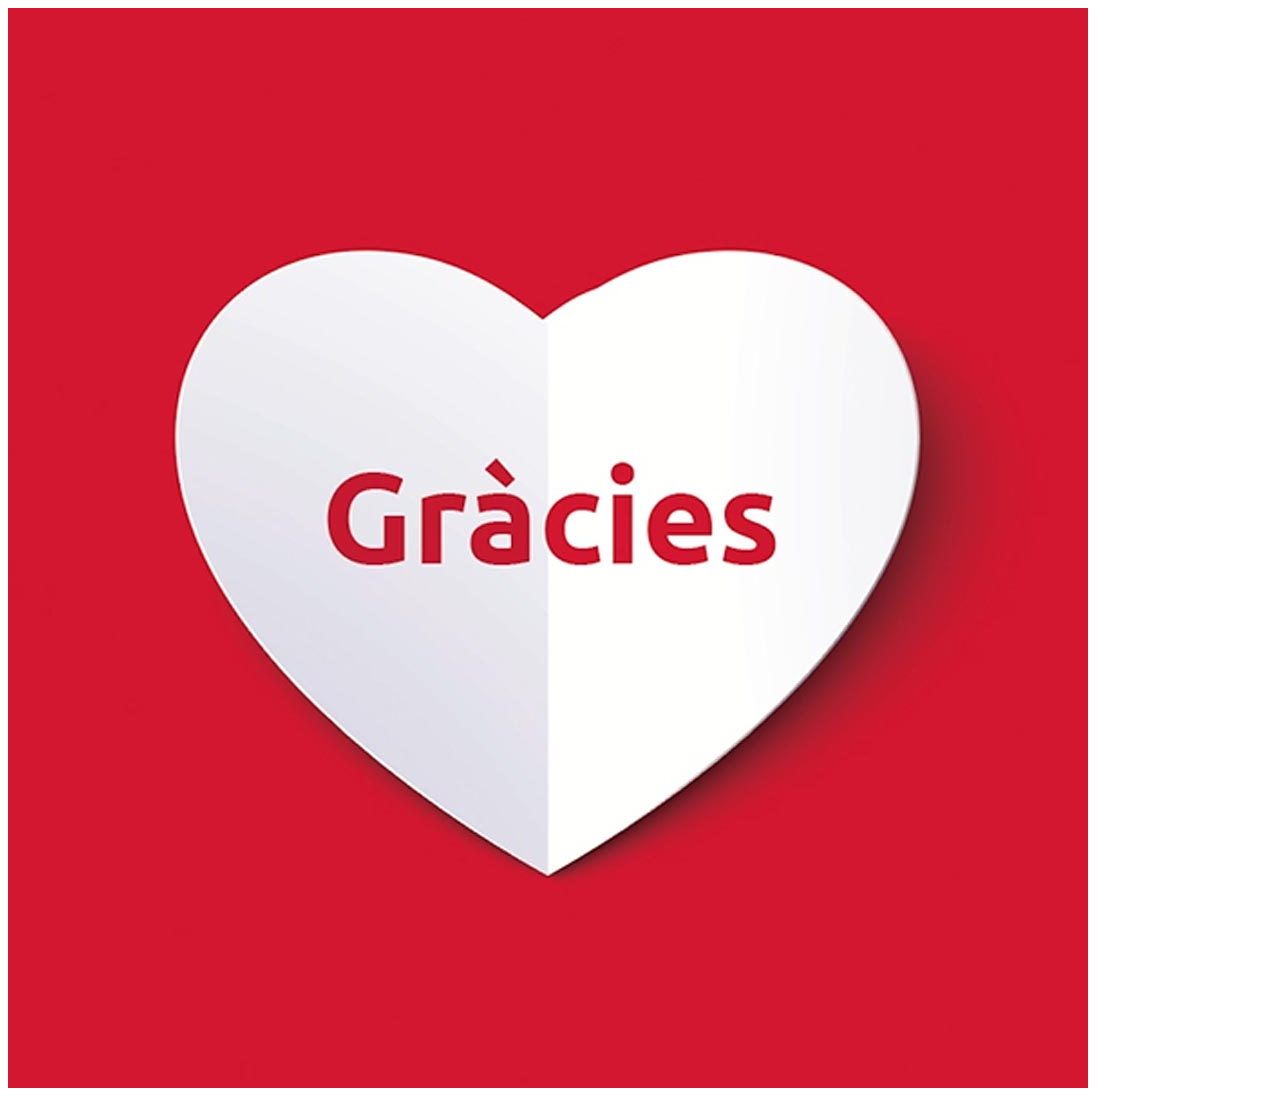
<file: gracies.html>
<!DOCTYPE html>
<html lang="en">
<head>
    <meta charset="UTF-8">
    <meta name="viewport" content="width=device-width, initial-scale=1.0">
    <title>Document</title>
</head>
<body>
    <img src="assets/img/gracies.jpg" alt="">
</body>
</html>
</file>
